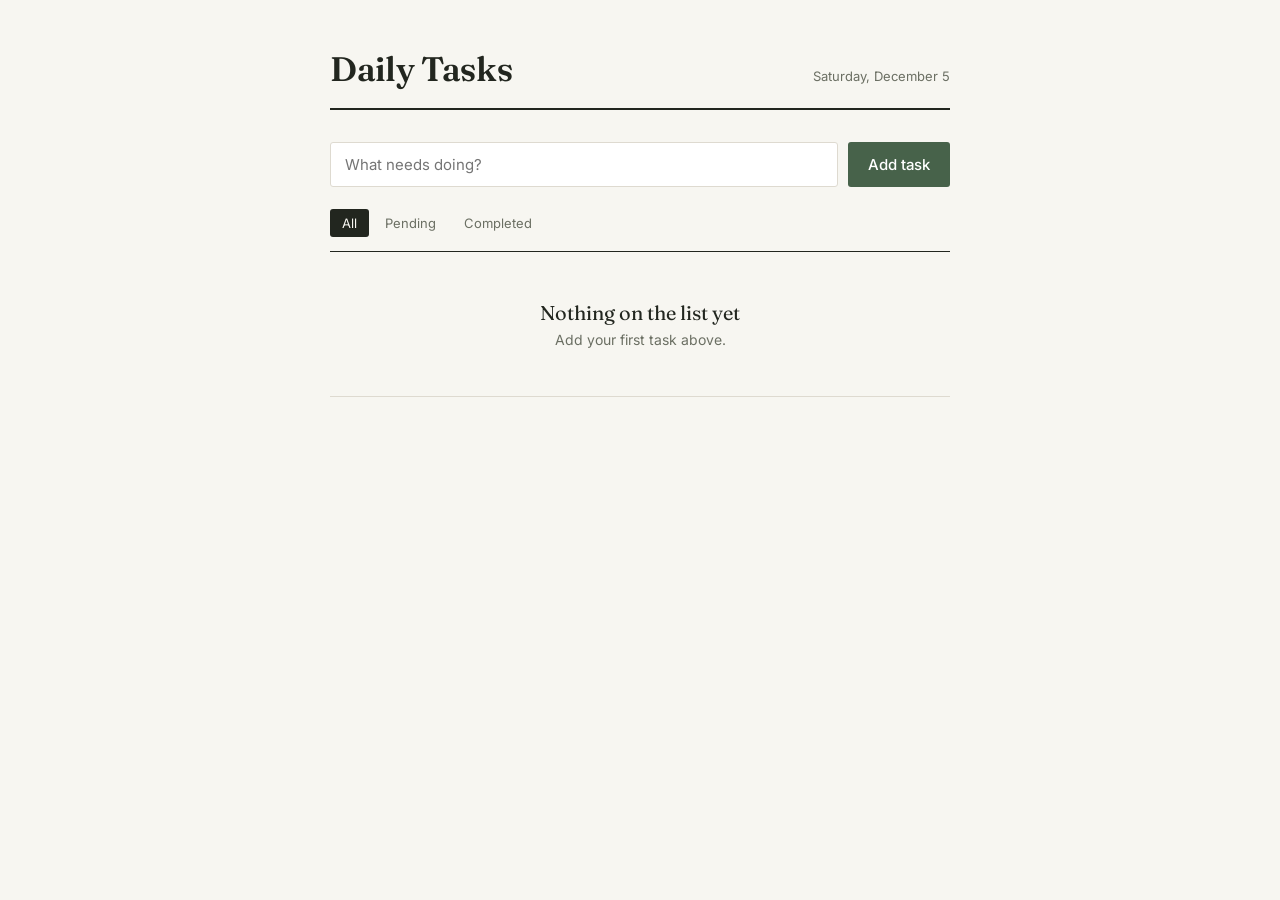
<file: index.htm>
<!DOCTYPE html>
<html lang="en">

<head>
    <meta charset="UTF-8">
    <meta name="viewport" content="width=device-width, initial-scale=1.0">
    <title>Daily Tasks</title>
    <link rel="preconnect" href="https://fonts.googleapis.com">
    <link
        href="https://fonts.googleapis.com/css2?family=Fraunces:opsz,wght@9..144,400;9..144,500;9..144,600&family=Inter:wght@400;500;600&display=swap"
        rel="stylesheet">
    <link rel="stylesheet" href="style.css">
</head>

<body>
    <div class="page">
        <header>
            <h1>Daily Tasks</h1>
            <span id="today-date"></span>
        </header>

        <div class="add-row">
            <input type="text" id="task-input" placeholder="What needs doing?" maxlength="200" autocomplete="off">
            <button id="add-btn">Add task</button>
        </div>

        <div class="filters">
            <button class="filter-btn active" data-filter="all">All</button>
            <button class="filter-btn" data-filter="pending">Pending</button>
            <button class="filter-btn" data-filter="completed">Completed</button>
        </div>

        <div class="summary" id="summary"></div>

        <ul id="task-list"></ul>
    </div>
</body>
<script src="script.js"></script>
</file>
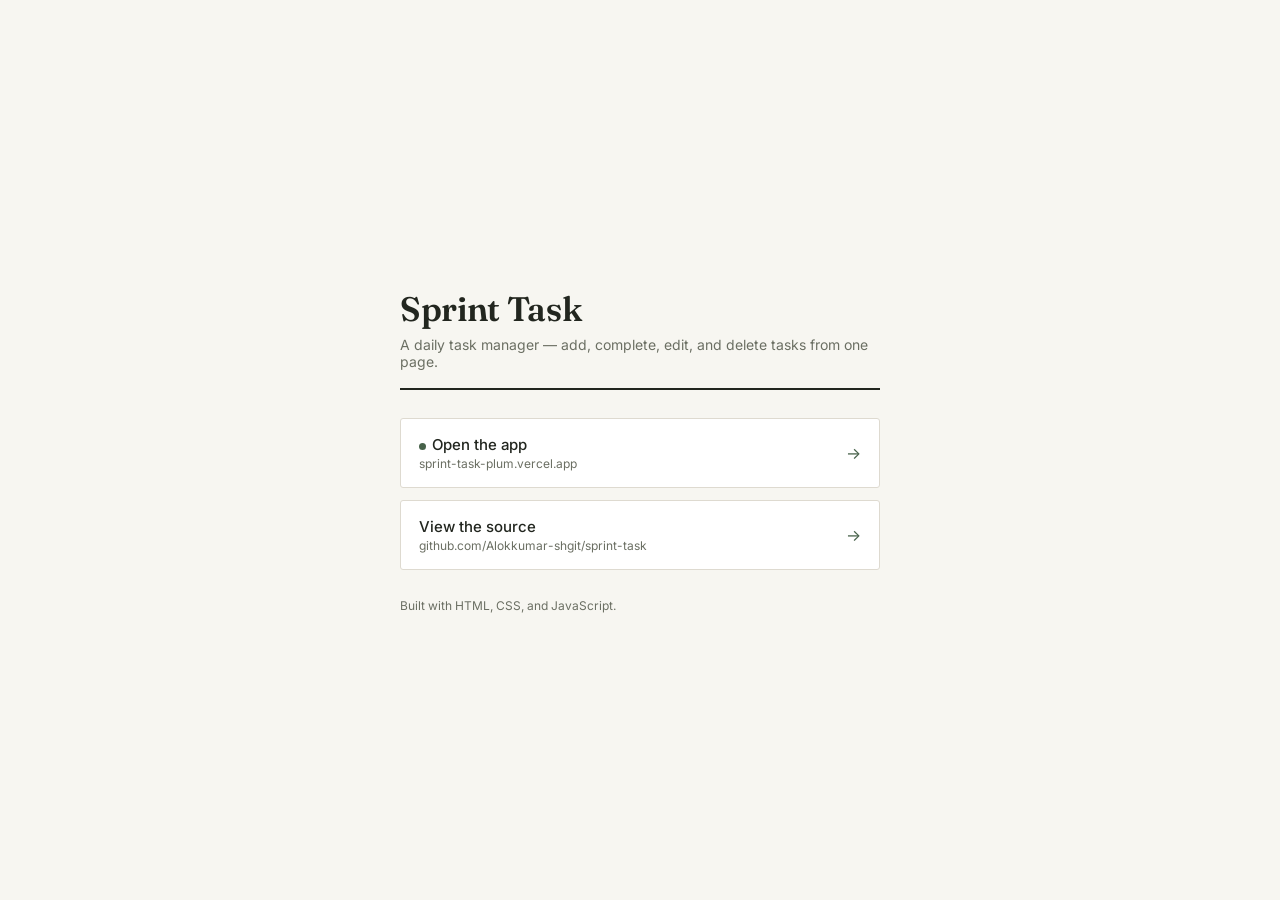
<file: sprint-task-links.html>
<!DOCTYPE html>
<html lang="en">
<head>
<meta charset="UTF-8">
<meta name="viewport" content="width=device-width, initial-scale=1.0">
<title>Sprint Task — Daily Tasks App</title>
<link rel="preconnect" href="https://fonts.googleapis.com">
<link href="https://fonts.googleapis.com/css2?family=Fraunces:opsz,wght@9..144,400;9..144,500;9..144,600&family=Inter:wght@400;500;600&display=swap" rel="stylesheet">
<style>
  :root {
    --paper: #F7F6F1;
    --paper-line: #DEDAD0;
    --ink: #22261F;
    --ink-soft: #6B6F63;
    --moss: #47624A;
    --moss-deep: #34492F;
  }

  * { box-sizing: border-box; }

  body {
    margin: 0;
    background: var(--paper);
    color: var(--ink);
    font-family: 'Inter', sans-serif;
    min-height: 100vh;
    display: flex;
    justify-content: center;
    align-items: center;
    padding: 40px 20px;
  }

  .card {
    width: 100%;
    max-width: 480px;
  }

  header {
    border-bottom: 2px solid var(--ink);
    padding-bottom: 18px;
    margin-bottom: 28px;
  }

  h1 {
    font-family: 'Fraunces', serif;
    font-weight: 600;
    font-size: 34px;
    margin: 0 0 6px;
    letter-spacing: -0.01em;
  }

  p.tagline {
    margin: 0;
    color: var(--ink-soft);
    font-size: 14px;
  }

  .links {
    display: flex;
    flex-direction: column;
    gap: 12px;
  }

  a.link-row {
    display: flex;
    align-items: center;
    justify-content: space-between;
    gap: 12px;
    padding: 16px 18px;
    border: 1.5px solid var(--paper-line);
    border-radius: 3px;
    text-decoration: none;
    color: var(--ink);
    background: #fff;
    transition: border-color 0.15s ease, background 0.15s ease;
  }

  a.link-row:hover {
    border-color: var(--moss);
    background: #FBFBF8;
  }

  .link-text {
    display: flex;
    flex-direction: column;
    gap: 2px;
  }

  .link-label {
    font-size: 15px;
    font-weight: 500;
  }

  .link-sub {
    font-size: 12px;
    color: var(--ink-soft);
  }

  .arrow {
    font-size: 16px;
    color: var(--moss);
    flex-shrink: 0;
  }

  .live-dot {
    display: inline-block;
    width: 7px;
    height: 7px;
    border-radius: 50%;
    background: var(--moss);
    margin-right: 6px;
  }

  footer {
    margin-top: 28px;
    font-size: 12px;
    color: var(--ink-soft);
  }
</style>
</head>
<body>
  <div class="card">
    <header>
      <h1>Sprint Task</h1>
      <p class="tagline">A daily task manager — add, complete, edit, and delete tasks from one page.</p>
    </header>

    <div class="links">
      <a class="link-row" href="https://sprint-task-plum.vercel.app/" target="_blank" rel="noopener">
        <div class="link-text">
          <span class="link-label"><span class="live-dot"></span>Open the app</span>
          <span class="link-sub">sprint-task-plum.vercel.app</span>
        </div>
        <span class="arrow">&#8594;</span>
      </a>

      <a class="link-row" href="https://github.com/Alokkumar-shgit/sprint-task" target="_blank" rel="noopener">
        <div class="link-text">
          <span class="link-label">View the source</span>
          <span class="link-sub">github.com/Alokkumar-shgit/sprint-task</span>
        </div>
        <span class="arrow">&#8594;</span>
      </a>
    </div>

    <footer>Built with HTML, CSS, and JavaScript.</footer>
  </div>
</body>
</html>
</file>
<file: style.css>
:root {
    --paper: #F7F6F1;
    --paper-line: #DEDAD0;
    --ink: #22261F;
    --ink-soft: #6B6F63;
    --moss: #47624A;
    --moss-deep: #34492F;
    --rust: #A8503F;
    --rust-soft: #C97C6D;
}

* {
    box-sizing: border-box;
}

body {
    margin: 0;
    background: var(--paper);
    color: var(--ink);
    font-family: 'Inter', sans-serif;
    min-height: 100vh;
    display: flex;
    justify-content: center;
    padding: 48px 20px 80px;
}

.page {
    width: 100%;
    max-width: 620px;
}

header {
    margin-bottom: 32px;
    border-bottom: 2px solid var(--ink);
    padding-bottom: 18px;
    display: flex;
    align-items: baseline;
    justify-content: space-between;
    gap: 16px;
}

h1 {
    font-family: 'Fraunces', serif;
    font-weight: 600;
    font-size: 34px;
    margin: 0;
    letter-spacing: -0.01em;
}

#today-date {
    font-size: 13px;
    color: var(--ink-soft);
    white-space: nowrap;
}

.add-row {
    display: flex;
    gap: 10px;
    margin-bottom: 22px;
}

#task-input {
    flex: 1;
    padding: 12px 14px;
    font-family: 'Inter', sans-serif;
    font-size: 15px;
    border: 1.5px solid var(--paper-line);
    background: #fff;
    color: var(--ink);
    border-radius: 3px;
    outline: none;
    transition: border-color 0.15s ease;
}

#task-input:focus {
    border-color: var(--moss);
}

#add-btn {
    padding: 12px 20px;
    background: var(--moss);
    color: #fff;
    border: none;
    border-radius: 3px;
    font-family: 'Inter', sans-serif;
    font-size: 15px;
    font-weight: 500;
    cursor: pointer;
    transition: background 0.15s ease;
}

#add-btn:hover {
    background: var(--moss-deep);
}

.filters {
    display: flex;
    gap: 4px;
    margin-bottom: 4px;
}

.filter-btn {
    background: none;
    border: none;
    font-family: 'Inter', sans-serif;
    font-size: 13px;
    color: var(--ink-soft);
    padding: 6px 12px;
    cursor: pointer;
    border-radius: 3px;
}

.filter-btn.active {
    background: var(--ink);
    color: var(--paper);
}

.summary {
    font-size: 13px;
    color: var(--ink-soft);
    margin: 14px 2px 6px;
}

ul#task-list {
    list-style: none;
    margin: 10px 0 0;
    padding: 0;
    border-top: 1.5px solid var(--ink);
}

li.task {
    display: flex;
    align-items: center;
    gap: 12px;
    padding: 14px 2px;
    border-bottom: 1px solid var(--paper-line);
}

li.task.completed .task-text {
    text-decoration: line-through;
    color: var(--ink-soft);
}

.checkbox {
    width: 20px;
    height: 20px;
    flex-shrink: 0;
    border: 1.5px solid var(--ink-soft);
    border-radius: 50%;
    cursor: pointer;
    position: relative;
    background: #fff;
    transition: background 0.15s ease, border-color 0.15s ease;
}

.checkbox.checked {
    background: var(--moss);
    border-color: var(--moss);
}

.checkbox.checked::after {
    content: '';
    position: absolute;
    left: 6px;
    top: 2px;
    width: 5px;
    height: 10px;
    border: solid #fff;
    border-width: 0 2px 2px 0;
    transform: rotate(45deg);
}

.task-text {
    flex: 1;
    font-size: 15px;
    line-height: 1.4;
    word-break: break-word;
}

.edit-input {
    flex: 1;
    font-family: 'Inter', sans-serif;
    font-size: 15px;
    padding: 6px 8px;
    border: 1.5px solid var(--moss);
    border-radius: 3px;
    outline: none;
}

.task-actions {
    display: flex;
    gap: 6px;
    flex-shrink: 0;
}

.icon-btn {
    background: none;
    border: none;
    cursor: pointer;
    font-family: 'Inter', sans-serif;
    font-size: 13px;
    color: var(--ink-soft);
    padding: 5px 9px;
    border-radius: 3px;
    transition: background 0.15s ease, color 0.15s ease;
}

.icon-btn:hover {
    background: var(--paper-line);
    color: var(--ink);
}

.icon-btn.delete:hover {
    background: var(--rust-soft);
    color: #fff;
}

.icon-btn.save {
    color: var(--moss-deep);
}

.icon-btn.save:hover {
    background: var(--moss);
    color: #fff;
}

.empty-state {
    text-align: center;
    padding: 48px 10px;
    color: var(--ink-soft);
    font-size: 14px;
    border-bottom: 1px solid var(--paper-line);
}

.empty-state span {
    display: block;
    font-family: 'Fraunces', serif;
    font-size: 20px;
    color: var(--ink);
    margin-bottom: 6px;
}

@media (max-width: 480px) {
    h1 {
        font-size: 27px;
    }

    .add-row {
        flex-direction: column;
    }

    #add-btn {
        width: 100%;
    }
}
</file>
